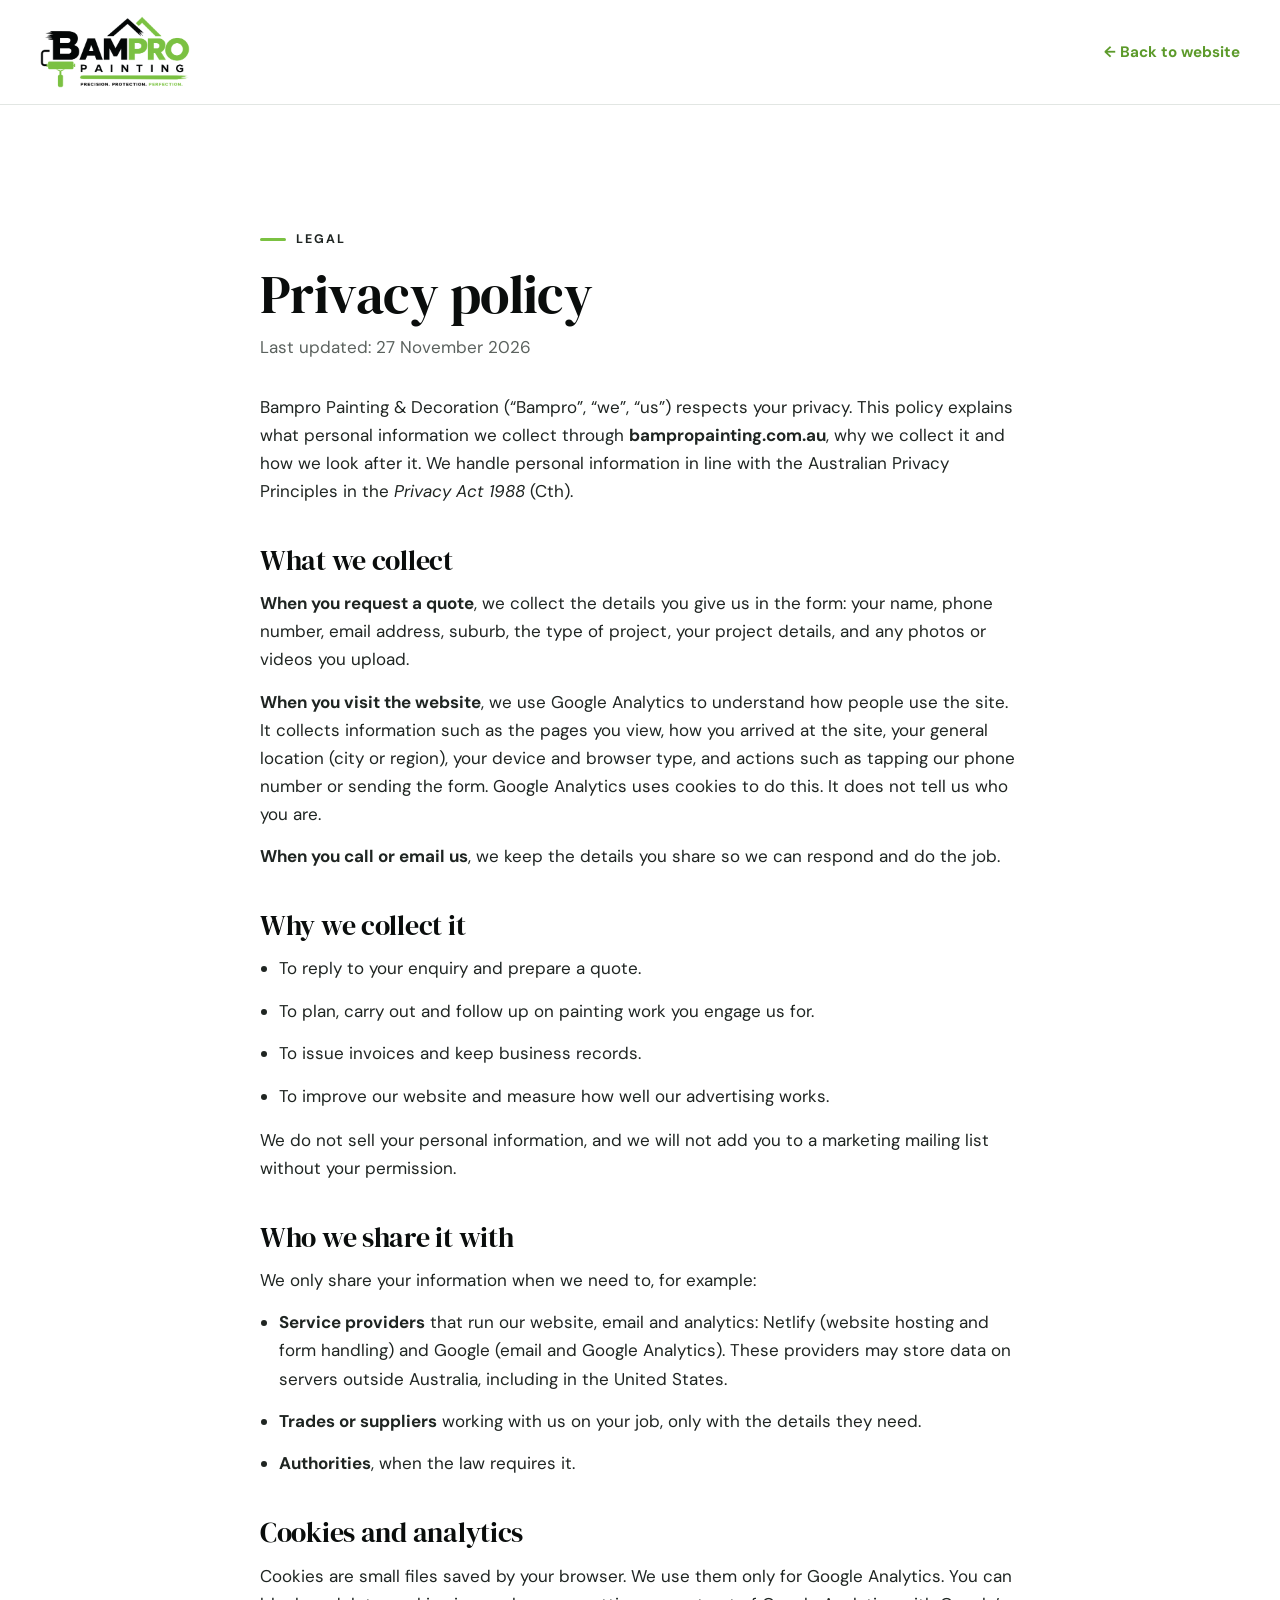
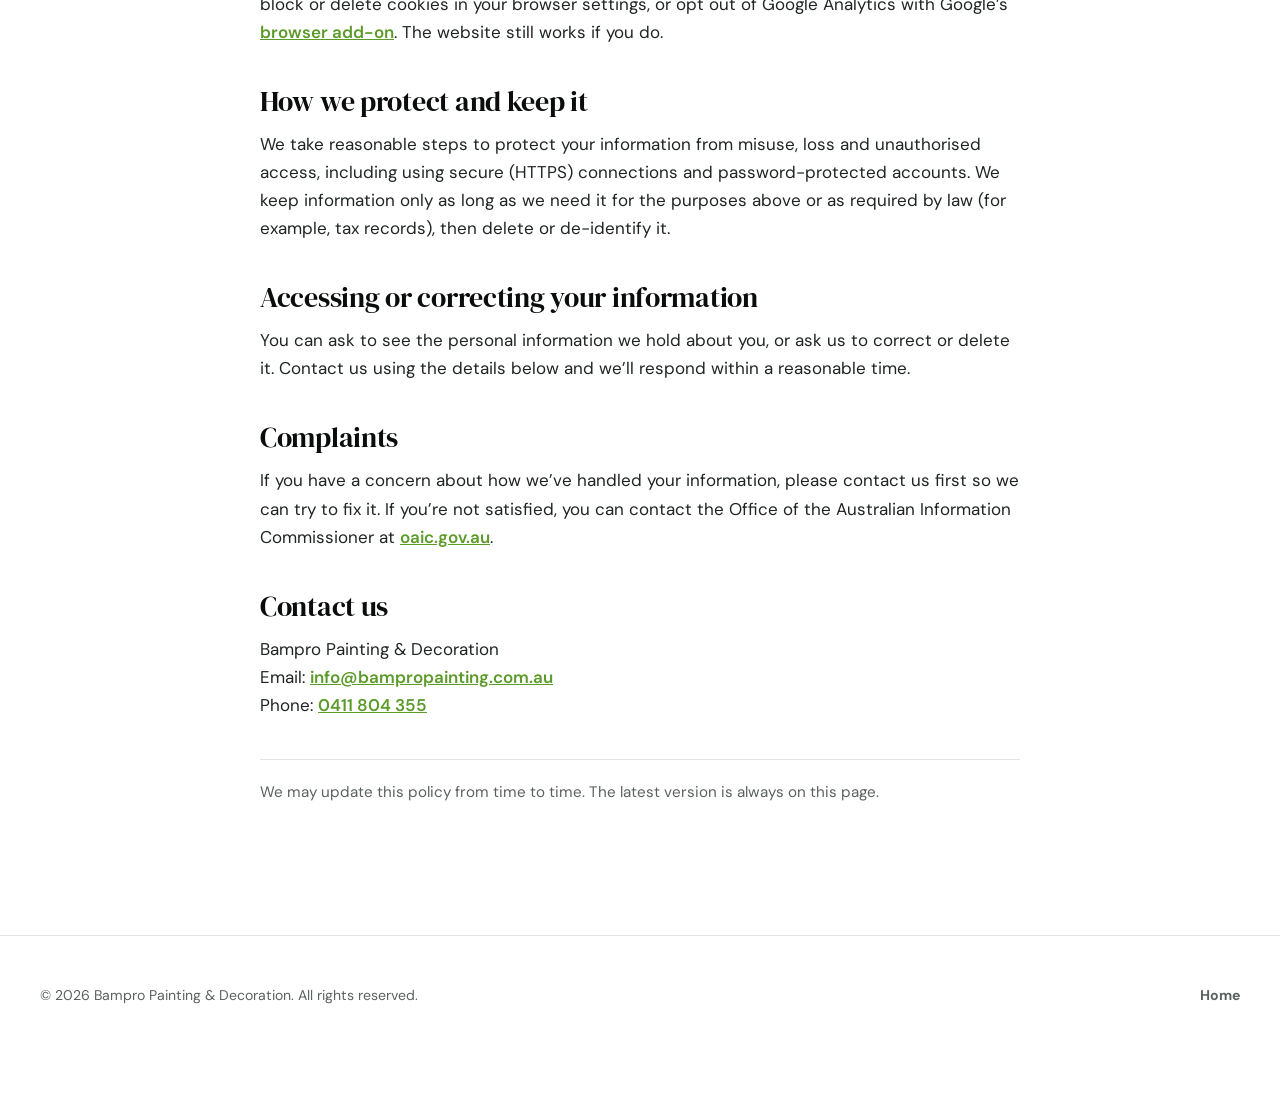
<file: privacy.html>
<!DOCTYPE html>
<html lang="en-AU">
<head>
  <meta charset="UTF-8">
  <meta name="viewport" content="width=device-width, initial-scale=1, viewport-fit=cover">
  <title>Privacy Policy | Bampro Painting &amp; Decoration</title>
  <meta name="description" content="How Bampro Painting &amp; Decoration collects, uses and protects your personal information.">
  <link rel="canonical" href="https://bampropainting.com.au/privacy.html">
  <link rel="icon" href="/favicon.svg" type="image/svg+xml">
  <link rel="apple-touch-icon" href="/apple-touch-icon.png">
  <link rel="preconnect" href="https://fonts.googleapis.com">
  <link rel="preconnect" href="https://fonts.gstatic.com" crossorigin>
  <link href="https://fonts.googleapis.com/css2?family=DM+Serif+Display:ital@0;1&family=DM+Sans:opsz,wght@9..40,400..800&display=swap" rel="stylesheet">
  <link rel="stylesheet" href="/styles.css">
</head>
<body>
  <header class="legal-top">
    <div class="wrap">
      <a href="/" aria-label="Bampro Painting home"><img src="/images/logo.png" alt="Bampro Painting" width="900" height="434"></a>
      <a href="/" class="legal-back">&larr; Back to website</a>
    </div>
  </header>

  <main class="section legal">
    <div class="wrap">
      <p class="eyebrow">Legal</p>
      <h1>Privacy policy</h1>
      <p class="legal-date">Last updated: 27 November 2026</p>

      <p>Bampro Painting &amp; Decoration (&ldquo;Bampro&rdquo;, &ldquo;we&rdquo;, &ldquo;us&rdquo;) respects your privacy. This policy explains what personal information we collect through <b>bampropainting.com.au</b>, why we collect it and how we look after it. We handle personal information in line with the Australian Privacy Principles in the <i>Privacy Act 1988</i> (Cth).</p>

      <h2>What we collect</h2>
      <p><b>When you request a quote</b>, we collect the details you give us in the form: your name, phone number, email address, suburb, the type of project, your project details, and any photos or videos you upload.</p>
      <p><b>When you visit the website</b>, we use Google Analytics to understand how people use the site. It collects information such as the pages you view, how you arrived at the site, your general location (city or region), your device and browser type, and actions such as tapping our phone number or sending the form. Google Analytics uses cookies to do this. It does not tell us who you are.</p>
      <p><b>When you call or email us</b>, we keep the details you share so we can respond and do the job.</p>

      <h2>Why we collect it</h2>
      <ul>
        <li>To reply to your enquiry and prepare a quote.</li>
        <li>To plan, carry out and follow up on painting work you engage us for.</li>
        <li>To issue invoices and keep business records.</li>
        <li>To improve our website and measure how well our advertising works.</li>
      </ul>
      <p>We do not sell your personal information, and we will not add you to a marketing mailing list without your permission.</p>

      <h2>Who we share it with</h2>
      <p>We only share your information when we need to, for example:</p>
      <ul>
        <li><b>Service providers</b> that run our website, email and analytics: Netlify (website hosting and form handling) and Google (email and Google Analytics). These providers may store data on servers outside Australia, including in the United States.</li>
        <li><b>Trades or suppliers</b> working with us on your job, only with the details they need.</li>
        <li><b>Authorities</b>, when the law requires it.</li>
      </ul>

      <h2>Cookies and analytics</h2>
      <p>Cookies are small files saved by your browser. We use them only for Google Analytics. You can block or delete cookies in your browser settings, or opt out of Google Analytics with Google&rsquo;s <a href="https://tools.google.com/dlpage/gaoptout" target="_blank" rel="noopener">browser add-on</a>. The website still works if you do.</p>

      <h2>How we protect and keep it</h2>
      <p>We take reasonable steps to protect your information from misuse, loss and unauthorised access, including using secure (HTTPS) connections and password-protected accounts. We keep information only as long as we need it for the purposes above or as required by law (for example, tax records), then delete or de-identify it.</p>

      <h2>Accessing or correcting your information</h2>
      <p>You can ask to see the personal information we hold about you, or ask us to correct or delete it. Contact us using the details below and we&rsquo;ll respond within a reasonable time.</p>

      <h2>Complaints</h2>
      <p>If you have a concern about how we&rsquo;ve handled your information, please contact us first so we can try to fix it. If you&rsquo;re not satisfied, you can contact the Office of the Australian Information Commissioner at <a href="https://www.oaic.gov.au" target="_blank" rel="noopener">oaic.gov.au</a>.</p>

      <h2>Contact us</h2>
      <p>Bampro Painting &amp; Decoration<br>
      Email: <a href="mailto:info@bampropainting.com.au">info@bampropainting.com.au</a><br>
      Phone: <a href="tel:0411804355">0411 804 355</a></p>

      <p class="legal-note">We may update this policy from time to time. The latest version is always on this page.</p>
    </div>
  </main>

  <footer class="site-footer">
    <div class="wrap footer-inner">
      <p class="small">&copy; 2026 Bampro Painting &amp; Decoration. All rights reserved.</p>
      <p class="small"><a href="/">Home</a></p>
    </div>
  </footer>
</body>
</html>
</file>
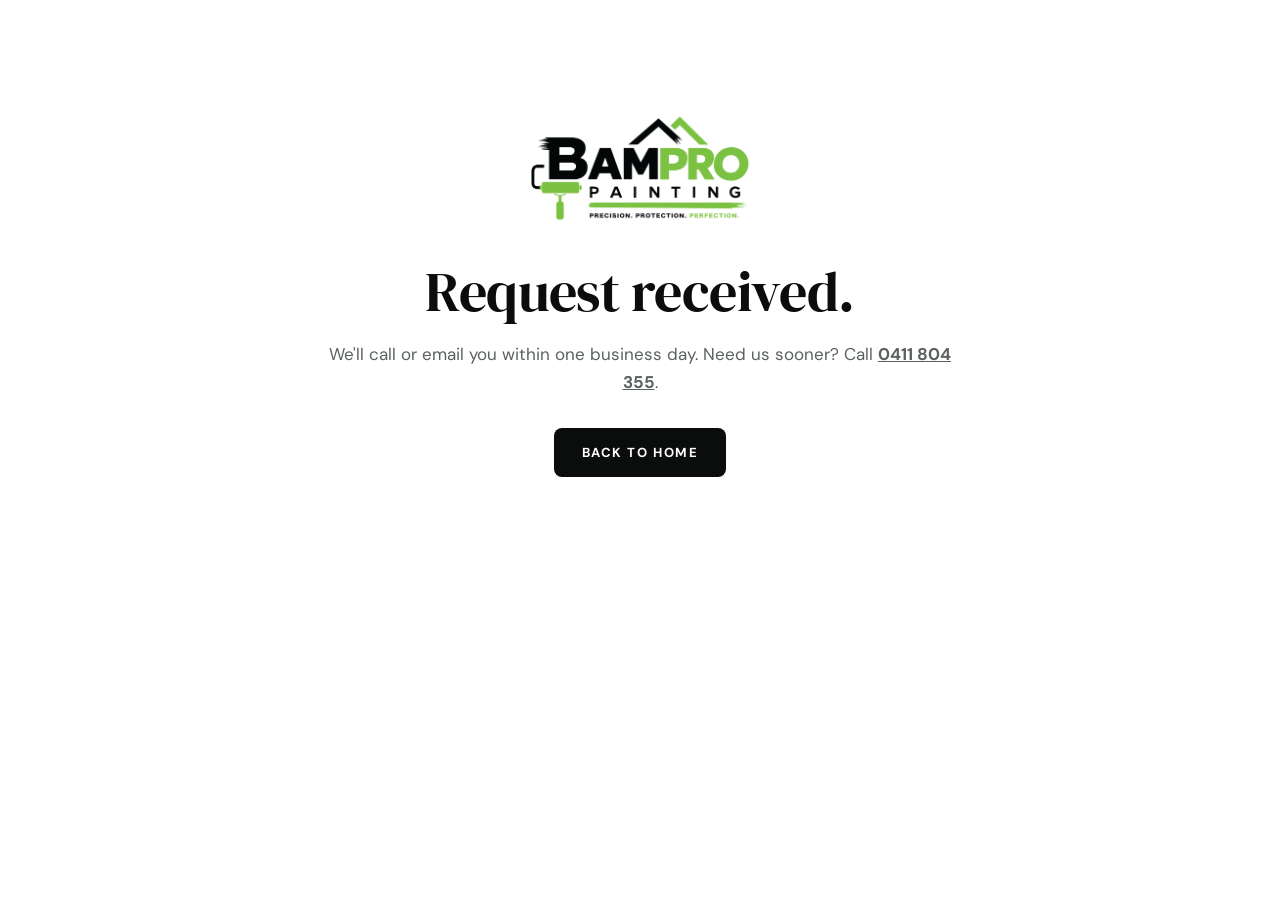
<file: thanks.html>
<!DOCTYPE html>
<html lang="en-AU">
<head>
  <meta charset="UTF-8">
  <meta name="viewport" content="width=device-width, initial-scale=1, viewport-fit=cover">
  <title>Thanks | Bampro Painting</title>
  <meta name="robots" content="noindex">
  <link rel="icon" href="favicon.svg" type="image/svg+xml">
  <link href="https://fonts.googleapis.com/css2?family=DM+Serif+Display:ital@0;1&family=DM+Sans:opsz,wght@9..40,400..800&display=swap" rel="stylesheet">
  <link rel="stylesheet" href="styles.css">
</head>
<body>
  <main class="section">
    <div class="wrap" style="max-width:640px;text-align:center">
      <img src="images/logo.png" alt="Bampro Painting" style="width:220px;margin:0 auto 2.5rem">
      <h1 style="font-size:clamp(2.2rem,6vw,3.5rem);margin-bottom:1rem">Request received.</h1>
      <p style="color:var(--muted);margin-bottom:2rem">We'll call or email you within one business day. Need us sooner? Call <a href="tel:0411804355"><strong>0411 804 355</strong></a>.</p>
      <a href="/" class="btn btn-dark">Back to home</a>
    </div>
  </main>
</body>
</html>
</file>
<file: styles.css>
/* ===== Bampro Painting ===== */
:root {
  --black: #0a0d0c;
  --green: #7BC142;          /* exact lime green from the logo */
  --green-dark: #5c9a2a;
  --green-tint: #eef7e4;
  --ink: #1f2522;
  --muted: #5b625e;
  --line: #e2e6e3;
  --paper: #ffffff;
  --mist: #f4f6f2;
  --wrap: 1200px;
  --radius: 8px;
  --font: "DM Sans", "Helvetica Neue", Arial, sans-serif;
  --serif: "DM Serif Display", Georgia, "Times New Roman", serif;
  color-scheme: light;
}

*, *::before, *::after { box-sizing: border-box; }
html { scroll-behavior: smooth; scroll-padding-top: 84px; }
body {
  margin: 0;
  font-family: var(--font);
  font-size: 1.0625rem;
  line-height: 1.65;
  color: var(--ink);
  background: var(--paper);
  -webkit-font-smoothing: antialiased;
}
img { max-width: 100%; height: auto; display: block; }
a { color: inherit; }
h1, h2, h3, h4 { margin: 0; color: var(--black); line-height: 1.12; }
h1, h2 { font-family: var(--serif); font-weight: 400; letter-spacing: -0.01em; }
h2 { font-size: clamp(2.1rem, 4.4vw, 3.3rem); }
h3, h4 { font-family: var(--font); font-weight: 700; letter-spacing: -0.005em; }
h3 { font-size: 1.25rem; }
p { margin: 0; }
:focus-visible { outline: 3px solid var(--green); outline-offset: 3px; }
.wrap { width: min(100% - 2.5rem, var(--wrap)); margin-inline: auto; }
.sr-only, .hidden { position: absolute; width: 1px; height: 1px; overflow: hidden; clip: rect(0 0 0 0); white-space: nowrap; }
.eyebrow {
  display: inline-flex; align-items: center; gap: .6rem;
  font-size: .78rem; font-weight: 700; letter-spacing: .16em; text-transform: uppercase;
  color: var(--green-dark); margin-bottom: 1rem;
}
.eyebrow::before { content: ""; width: 26px; height: 3px; border-radius: 2px; background: var(--green); }
.accent { color: var(--green-dark); font-style: italic; }

/* Buttons */
.btn {
  display: inline-flex; align-items: center; justify-content: center;
  padding: 1rem 1.6rem;
  font: 700 .82rem/1 var(--font);
  letter-spacing: .12em; text-transform: uppercase;
  text-decoration: none;
  border-radius: var(--radius);
  border: 2px solid transparent;
  cursor: pointer;
  transition: background .2s, color .2s, border-color .2s, transform .2s;
}
.btn:hover { transform: translateY(-1px); }
.btn-green { background: var(--green); color: var(--black); }
.btn-green:hover { background: var(--green-dark); color: #fff; }
.btn-dark { background: var(--black); color: #fff; }
.btn-dark:hover { background: #2a302d; }
.btn-outline { border-color: var(--black); color: var(--black); background: rgba(255,255,255,.5); }
.btn-outline:hover { background: var(--black); color: #fff; }
.btn-white { background: #fff; color: var(--black); }
.btn-white:hover { background: var(--mist); }
.btn-full { width: 100%; }

/* Header: logo + slogan left, menu and button right, shrinks on scroll */
.site-header {
  position: sticky; top: 0; z-index: 50;
  background: rgba(255,255,255,.97);
  backdrop-filter: blur(8px);
  border-bottom: 1px solid transparent;
  transition: border-color .3s, box-shadow .3s;
}
.site-header.scrolled { border-bottom-color: var(--line); box-shadow: 0 4px 18px rgba(0,0,0,.05); }
.header-inner {
  display: grid; grid-template-columns: auto 1fr auto; align-items: center; gap: 2.25rem;
  height: 118px; transition: height .35s ease;
}
.scrolled .header-inner { height: 78px; }
.brand { grid-column: 1; grid-row: 1; display: grid; justify-items: center; gap: .35rem; text-decoration: none; }
.brand img { width: 215px; transition: width .35s ease; }
.scrolled .brand img { width: 150px; }
.nav { grid-column: 2; grid-row: 1; display: flex; gap: 1.9rem; justify-self: end; }
.nav a {
  position: relative; text-decoration: none; font-weight: 600; font-size: .8rem;
  letter-spacing: .1em; text-transform: uppercase; white-space: nowrap; padding: .4rem 0;
}
.nav a::after {
  content: ""; position: absolute; left: 0; right: 100%; bottom: 0; height: 2px; background: var(--green);
  transition: right .25s ease;
}
.nav a:hover::after, .nav a.active::after { right: 0; }
.nav-mobile-only { display: none; }
.header-actions { grid-column: 3; grid-row: 1; display: flex; align-items: center; gap: 1rem; justify-self: end; }
.header-actions .btn { padding: .85rem 1.25rem; }
.phone-icon { display: none; width: 44px; height: 44px; border-radius: 50%; background: var(--green); place-items: center; }
.phone-icon svg { width: 20px; fill: var(--black); }
.menu-toggle { display: none; grid-column: 3; grid-row: 1; justify-self: end; margin-right: -10px; background: none; border: 0; width: 44px; height: 44px; cursor: pointer; padding: 10px; }
.menu-toggle span { display: block; height: 3px; background: var(--black); margin: 6px 0; border-radius: 2px; transition: transform .25s; }
.menu-toggle[aria-expanded="true"] span:first-child { transform: translateY(4.5px) rotate(45deg); }
.menu-toggle[aria-expanded="true"] span:last-child { transform: translateY(-4.5px) rotate(-45deg); }

/* Hero with see-through background photo */
.hero { position: relative; isolation: isolate; padding: clamp(4rem, 9vw, 7.5rem) 0; overflow: hidden; }
.hero-bg {
  position: absolute; inset: 0; z-index: -1;
  background:
    linear-gradient(100deg, rgba(10,13,12,.6) 0%, rgba(10,13,12,.35) 45%, rgba(10,13,12,.08) 100%),
    url("images/hero.jpg") center 40% / cover no-repeat;
}
.hero { color: #d7ddd9; }
.hero .hero-title { color: #fff; }
.hero .eyebrow { color: var(--green); }
.hero .hero-lead { color: #d0d6d2; }
.hero .btn-dark { background: var(--green); color: var(--black); }
.hero .btn-dark:hover { background: #fff; }
.hero .btn-outline { border-color: rgba(255,255,255,.85); color: #fff; background: transparent; }
.hero .btn-outline:hover { background: #fff; color: var(--black); }
.hero-grid { display: grid; grid-template-columns: 1.25fr .9fr; align-items: center; gap: clamp(2rem, 5vw, 4.5rem); }
.hero-title {
  font-size: clamp(3rem, 7vw, 5.8rem);
  line-height: 1.02;
  letter-spacing: -0.02em;
  margin-bottom: 0;
  max-width: 12ch;
}
.painted { position: relative; display: inline-block; padding: 0 .1em; margin-left: -.1em; }
.painted .word { position: relative; z-index: 1; font-style: italic; }
.painted .stroke {
  position: absolute; left: 0; right: 0; bottom: .04em; height: .34em;
  background: var(--green);
  clip-path: polygon(1% 18%, 99% 0, 100% 30%, 97% 52%, 100% 74%, 98% 100%, 2% 92%, 0 70%, 3% 48%, 0 30%);
  transform-origin: left center;
  animation: roll 1s cubic-bezier(.65,0,.25,1) .35s both;
}
@keyframes roll { from { transform: scaleX(0); } to { transform: scaleX(1); } }
.hero-lead { font-size: clamp(1.1rem, 1.5vw, 1.25rem); max-width: 38ch; color: var(--muted); margin-bottom: 2.25rem; }
.hero-ctas { display: flex; flex-wrap: wrap; gap: .85rem; }

.why-card {
  background: rgba(255,255,255,.94);
  backdrop-filter: blur(10px);
  border: 1px solid rgba(255,255,255,.9);
  border-top: 5px solid var(--green);
  border-radius: 14px;
  padding: clamp(1.6rem, 3vw, 2.3rem);
  box-shadow: 0 24px 60px rgba(10,13,12,.12);
  animation: rise .8s ease .2s both;
}
@keyframes rise { from { opacity: 0; transform: translateY(18px); } to { opacity: 1; transform: none; } }
.why-card h2 { font-size: clamp(1.7rem, 2.6vw, 2.1rem); margin-bottom: 1.25rem; }
.checks { list-style: none; margin: 0; padding: 0; display: grid; gap: .7rem; }
.checks li { position: relative; padding-left: 2rem; color: var(--muted); line-height: 1.45; }
.checks li::before {
  content: ""; position: absolute; left: 0; top: .1em; width: 1.3rem; height: 1.3rem; border-radius: 50%;
  background: var(--green-tint) url("data:image/svg+xml,%3Csvg xmlns='http://www.w3.org/2000/svg' viewBox='0 0 24 24' fill='none' stroke='%235c9a2a' stroke-width='3' stroke-linecap='round' stroke-linejoin='round'%3E%3Cpath d='M6 12.5l4 4 8-9'/%3E%3C/svg%3E") center / 70% no-repeat;
}
.why-card .checks b { display: block; color: var(--black); font-weight: 700; }
.trust { display: flex; flex-wrap: wrap; gap: .6rem; margin-top: 1.5rem; padding-top: 1.25rem; border-top: 1px solid var(--line); }
.trust-item {
  display: inline-flex; align-items: center; gap: .5rem;
  padding: .55rem .85rem; border-radius: 999px; background: var(--mist);
  font-weight: 700; font-size: .92rem; color: var(--black);
}
.trust-item svg { width: 20px; height: 20px; fill: none; stroke: var(--green-dark); stroke-width: 2; stroke-linecap: round; stroke-linejoin: round; }

/* Sales video */
.video-section { padding-bottom: clamp(1rem, 3vw, 2rem); }
.hero-video { margin-top: 0; }
.hero-video video, .hero-video iframe, .video-ph {
  display: block; width: 100%; aspect-ratio: 16 / 9; border: 0;
  border-radius: 14px; background: var(--black);
}
.video-ph {
  position: relative; cursor: default; overflow: hidden;
  display: grid; place-items: center; align-content: center; gap: 1.25rem;
  color: #fff; font-family: var(--serif); font-style: italic; font-size: clamp(1.4rem, 2.6vw, 2rem);
  background:
    linear-gradient(115deg, transparent 58%, rgba(123,193,66,.16) 58% 70%, transparent 70%),
    var(--black);
}
.play {
  width: clamp(70px, 9vw, 104px); aspect-ratio: 1; border-radius: 50%;
  background: var(--green); display: grid; place-items: center;
  box-shadow: 0 0 0 12px rgba(123,193,66,.18);
  animation: pulse 2.4s ease-in-out infinite;
}
@keyframes pulse { 50% { box-shadow: 0 0 0 20px rgba(123,193,66,.08); } }
.play svg { width: 42%; fill: var(--black); margin-left: 6%; }

/* Sections */
.section { padding: clamp(4.5rem, 9vw, 7.5rem) 0; }
.section-head { display: grid; grid-template-columns: 1fr 1fr; gap: 2rem; align-items: end; margin-bottom: 3rem; }
.section-head > p { color: var(--muted); max-width: 44ch; font-size: 1.1rem; }

/* About */
.about-top { display: grid; grid-template-columns: 1.3fr .7fr; gap: clamp(2rem, 5vw, 4.5rem); align-items: center; margin-bottom: clamp(3rem, 6vw, 4.5rem); }
.team-photo { position: relative; margin: 0; }
.team-photo img { width: 100%; aspect-ratio: 4 / 5; object-fit: cover; border-radius: 16px; box-shadow: 0 24px 60px rgba(10,13,12,.14); }
.team-photo::before { content: ""; position: absolute; inset: 18px -18px -18px 18px; border: 2px solid var(--green); border-radius: 16px; z-index: -1; }
.team-photo figcaption {
  position: absolute; left: 1rem; bottom: 1rem; display: inline-flex; align-items: center; gap: .5rem;
  background: #fff; padding: .5rem .85rem; border-radius: 999px; font-weight: 700; font-size: .88rem; box-shadow: 0 6px 18px rgba(0,0,0,.12);
}
.dot-live { width: 8px; height: 8px; border-radius: 50%; background: var(--green); box-shadow: 0 0 0 4px rgba(123,193,66,.25); }
.about-intro h2 { font-size: clamp(1.9rem, 3.6vw, 2.9rem); line-height: 1.2; }
.different { display: grid; grid-template-columns: .8fr 1.6fr; gap: clamp(2rem, 5vw, 4rem); align-items: start; }
.different-head { position: sticky; top: 110px; }
.h-sub { font-family: var(--serif); font-weight: 400; font-size: clamp(1.6rem, 2.6vw, 2.1rem); margin-bottom: 1rem; }
.different-head p { color: var(--muted); }
.values { list-style: none; margin: 0; padding: 0; display: grid; grid-template-columns: 1fr 1fr; gap: 1rem; }
.values li {
  background: var(--mist); border-radius: 12px; padding: 1.6rem;
  border: 1px solid transparent; transition: border-color .25s, transform .25s, background .25s;
}
.values li:hover { border-color: var(--green); background: #fff; transform: translateY(-3px); }
.values li:last-child { grid-column: 1 / -1; }
.values span { font-family: var(--serif); color: var(--green-dark); font-size: 1.3rem; }
.values h4 { font-size: 1.15rem; margin: .35rem 0 .45rem; }
.values p { color: var(--muted); font-size: 1rem; }

/* Promise */
.promise { background: var(--black); color: #cfd5d1; padding: clamp(4.5rem, 9vw, 7rem) 0; text-align: center; position: relative; overflow: hidden; }
.promise::before {
  content: ""; position: absolute; left: 50%; top: -60px; width: 520px; height: 520px; transform: translateX(-50%);
  background: radial-gradient(circle, rgba(123,193,66,.16), transparent 65%); pointer-events: none;
}
.promise-inner { position: relative; max-width: 860px; }
.promise .eyebrow { color: var(--green); }
.promise-lead { font-family: var(--serif); color: #fff; font-size: clamp(1.8rem, 3.6vw, 2.8rem); line-height: 1.2; margin-bottom: 1.25rem; }
.promise-body { font-size: 1.15rem; max-width: 50ch; margin: 0 auto 2.25rem; }
.signature { display: block; font-weight: 800; letter-spacing: .14em; text-transform: uppercase; font-size: .85rem; color: #fff; }
.signature span { display: block; margin-bottom: .4rem; font-family: var(--serif); text-transform: none; letter-spacing: 0; font-weight: 400; font-size: 1.5rem; }
.signature b { color: var(--green); }
.trust-dark { justify-content: center; border-top-color: rgba(255,255,255,.12); margin-top: 2rem; }
.trust-dark .trust-item { background: rgba(255,255,255,.08); color: #fff; }
.trust-dark .trust-item svg { stroke: var(--green); }

/* Pill tabs (services + before/after) */
.pill-tabs { display: flex; flex-wrap: wrap; gap: .5rem; margin-bottom: 1.75rem; }
.pill-tabs button {
  font: 700 .8rem var(--font); letter-spacing: .08em; text-transform: uppercase;
  padding: .8rem 1.25rem; cursor: pointer;
  border: 1.5px solid var(--line); background: #fff; color: var(--black);
  border-radius: 999px; transition: background .2s, color .2s, border-color .2s;
}
.pill-tabs button:hover { border-color: var(--black); }
.pill-tabs button[aria-selected="true"] { background: var(--black); color: #fff; border-color: var(--black); }

/* Services cards */
.svc-panel { display: grid; grid-template-columns: repeat(3, 1fr); gap: 1.25rem; }
.svc-card {
  position: relative; background: #fff; border: 1px solid var(--line); border-radius: 14px;
  padding: 2rem 1.75rem; overflow: hidden;
  transition: transform .3s ease, box-shadow .3s ease, border-color .3s;
  animation: cardIn .5s ease both;
}
.svc-card:nth-child(2) { animation-delay: .08s; }
.svc-card:nth-child(3) { animation-delay: .16s; }
@keyframes cardIn { from { opacity: 0; transform: translateY(16px); } to { opacity: 1; transform: none; } }
.svc-card::before {
  content: ""; position: absolute; left: 0; top: 0; height: 4px; width: 0; background: var(--green);
  transition: width .4s ease;
}
.svc-card:hover { transform: translateY(-6px); box-shadow: 0 22px 50px rgba(10,13,12,.1); border-color: transparent; }
.svc-card:hover::before { width: 100%; }
.svc-icon {
  display: grid; place-items: center; width: 52px; height: 52px; border-radius: 12px;
  background: var(--green-tint); margin-bottom: 1.25rem; transition: background .3s;
}
.svc-card:hover .svc-icon { background: var(--green); }
.svc-icon svg { width: 26px; height: 26px; fill: none; stroke: var(--black); stroke-width: 1.7; stroke-linecap: round; stroke-linejoin: round; }
.svc-card h3 { margin-bottom: .6rem; }
.svc-card > p { color: var(--muted); font-size: 1rem; margin-bottom: 1.4rem; }
.svc-card .checks li { font-size: .97rem; }

/* Before & after */
.work { background: var(--mist); }
.ba {
  position: relative; aspect-ratio: 16 / 10; border-radius: 14px; overflow: hidden;
  background: #dfe5df; user-select: none; touch-action: pan-y;
}
.ba img { position: absolute; inset: 0; width: 100%; height: 100%; object-fit: cover; pointer-events: none; }
.ba-before { clip-path: inset(0 calc(100% - var(--pos)) 0 0); }
.ba-feature:not([hidden]) { display: grid; grid-template-columns: minmax(0, 520px) 1fr; gap: clamp(2rem, 5vw, 4rem); align-items: center; }
.ba.ba-tall { aspect-ratio: 3 / 4; }
.ba-story h3 { font-family: var(--serif); font-weight: 400; font-size: clamp(1.8rem, 3vw, 2.4rem); margin-bottom: .75rem; }
.ba-story > p:not(.eyebrow) { color: var(--muted); margin-bottom: 1.4rem; max-width: 40ch; }
.ba-handle {
  position: absolute; top: 0; bottom: 0; left: var(--pos); width: 4px; margin-left: -2px;
  background: var(--green); pointer-events: none;
}
.roller {
  position: absolute; top: 50%; left: 50%; width: 66px;
  transform: translate(-50%, -38%);
  filter: drop-shadow(0 4px 10px rgba(0,0,0,.35));
}
.ba-tag {
  position: absolute; top: 1rem; padding: .35rem .75rem; border-radius: 4px;
  font-weight: 800; font-size: .78rem; letter-spacing: .1em; text-transform: uppercase; pointer-events: none;
}
.ba-tag-before { left: 1rem; background: rgba(10,13,12,.8); color: #fff; }
.ba-tag-after { right: 1rem; background: var(--green); color: var(--black); }
.ba-range {
  position: absolute; inset: 0; width: 100%; height: 100%; margin: 0;
  opacity: 0; cursor: ew-resize; -webkit-appearance: none; appearance: none;
}
.ba-range::-webkit-slider-thumb { -webkit-appearance: none; width: 64px; height: 200px; }
.ba:has(.ba-range:focus-visible) { outline: 3px solid var(--green); outline-offset: 4px; }

/* How we work */
.process { background: var(--black); color: #b9c0bb; }
.process h2 { color: #fff; }
.process .eyebrow { color: var(--green); }
.process .section-head > p { color: #b9c0bb; }
.steps { list-style: none; margin: 0; padding: 0; display: grid; grid-template-columns: repeat(3, 1fr); gap: 1rem; }
.steps li {
  background: #141a17; border: 1px solid #222a26; border-radius: 14px; padding: 1.75rem;
  transition: border-color .3s, transform .3s;
}
.steps li:hover { border-color: var(--green); transform: translateY(-4px); }
.step-num { display: block; font-family: var(--serif); font-size: 2rem; color: var(--green); line-height: 1; margin-bottom: 1.1rem; }
.steps h3 { color: #fff; font-size: 1.12rem; margin-bottom: .5rem; }
.steps p { font-size: .98rem; }

/* Where we work */
.areas-grid { display: grid; grid-template-columns: 1.15fr .85fr; gap: clamp(2rem, 5vw, 4rem); align-items: start; }
.areas-lead { color: var(--muted); font-size: 1.1rem; margin: 1rem 0 1.75rem; max-width: 46ch; }
.areas-lead a { color: var(--green-dark); font-weight: 700; }
.suburbs { border: 1px solid var(--line); border-radius: 14px; padding: 1.5rem; display: grid; grid-template-columns: repeat(2, 1fr); gap: 1.5rem 2rem; }
.suburbs-hint { grid-column: 1 / -1; font-size: .78rem; font-weight: 700; letter-spacing: .12em; text-transform: uppercase; color: var(--muted); }
.region h3 { display: flex; align-items: center; gap: .5rem; font-size: .8rem; letter-spacing: .1em; text-transform: uppercase; margin-bottom: .6rem; }
.region h3 small { color: var(--muted); font-weight: 600; }
.swatch { width: 10px; height: 10px; border-radius: 50%; background: var(--c); flex: none; }
.region ul { list-style: none; margin: 0; padding: 0; columns: 2; column-gap: 1rem; }
.region li { break-inside: avoid; }
.region button {
  display: flex; align-items: center; gap: .45rem; width: 100%; text-align: left;
  background: none; border: 0; padding: .22rem 0; cursor: pointer;
  font: 400 .93rem var(--font); color: var(--ink); border-radius: 4px;
}
.region button::before { content: ""; width: 6px; height: 6px; border-radius: 50%; background: var(--c); flex: none; }
.region button:hover, .region button.on { color: var(--black); font-weight: 700; }
.r-north { --c: #3d6a1a; }
.r-central { --c: #7BC142; }
.r-south { --c: #0a0d0c; }
.r-nsw { --c: #9aa29d; }
.map-wrap { display: grid; gap: 1.25rem; }
.van-photo { margin: 0; position: relative; }
.van-photo img { width: 100%; aspect-ratio: 4 / 3; object-fit: cover; border-radius: 14px; }
.van-photo figcaption {
  position: absolute; left: 1rem; bottom: 1rem; right: 1rem; color: #fff; font-family: var(--serif); font-size: 1.35rem; line-height: 1.2;
  text-shadow: 0 2px 12px rgba(0,0,0,.45);
}
.van-photo::after { content: ""; position: absolute; inset: 0; border-radius: 14px; background: linear-gradient(180deg, transparent 55%, rgba(0,0,0,.45)); pointer-events: none; }
.area-map { width: 100%; height: auto; border-radius: 14px; display: block; box-shadow: 0 18px 45px rgba(10,13,12,.08); }
.sea-bg { fill: #e4ece6; }
.land { fill: #fbfcfa; stroke: #cdd6cf; stroke-width: 1.2; }
.border-line { stroke: #b9c2bc; stroke-width: 1; stroke-dasharray: 4 4; }
.state { font: 700 9px var(--font); letter-spacing: .12em; fill: #9aa29d; }
.maplabel { font: 700 10px var(--font); letter-spacing: .2em; fill: #8b938e; }
.sea { font: italic 13px var(--serif); fill: #9fb0a5; }
.dot { fill: var(--c); stroke: #fff; stroke-width: 1.5; cursor: pointer; transition: r .2s; }
.dot:hover, .dot.on { r: 8; stroke-width: 2.5; }

/* CTA band */
.cta-band { background: var(--green); padding: 3.5rem 0; }
.cta-inner { display: flex; align-items: center; justify-content: space-between; gap: 2rem; flex-wrap: wrap; }
.cta-band h2 { font-size: clamp(1.8rem, 3.6vw, 2.6rem); }

/* Contact */
.contact-grid { display: grid; grid-template-columns: 1fr 1.15fr; gap: clamp(2rem, 6vw, 5rem); align-items: start; }
.contact-info h2 { font-size: clamp(2rem, 4vw, 3rem); }
.contact-info > p { color: var(--muted); margin: 1rem 0 2rem; max-width: 38ch; }
.contact-info dl { margin: 0; display: grid; gap: .25rem 0; }
.contact-info dt { font-size: .78rem; font-weight: 700; letter-spacing: .12em; text-transform: uppercase; color: var(--muted); margin-top: 1.1rem; }
.contact-info dd { margin: 0; font-weight: 700; font-size: 1.15rem; }
.contact-info dd a { text-decoration: none; }
.contact-info dd a:hover { color: var(--green-dark); }
.quote-form { display: grid; gap: 1.1rem; background: var(--mist); padding: clamp(1.5rem, 4vw, 2.5rem); border-radius: 14px; border-top: 5px solid var(--green); }
.field-row { display: grid; grid-template-columns: 1fr 1fr; gap: 1.1rem; }
.quote-form label { display: grid; gap: .4rem; font-weight: 700; font-size: .9rem; }
.quote-form input, .quote-form select, .quote-form textarea {
  font: 400 1rem var(--font);
  padding: .85rem .95rem;
  border: 1.5px solid #cdd3ce;
  border-radius: var(--radius);
  background: #fff; color: var(--ink);
  width: 100%;
}
.quote-form input:focus, .quote-form select:focus, .quote-form textarea:focus { border-color: var(--green-dark); outline: none; box-shadow: 0 0 0 3px rgba(123,193,66,.3); }

/* Footer */
.site-footer { border-top: 1px solid var(--line); padding: 3rem 0 6rem; }
.footer-inner { display: flex; justify-content: space-between; align-items: center; gap: 2rem; flex-wrap: wrap; }
.footer-logo { width: 230px; }
.site-footer p { margin-bottom: .5rem; }
.site-footer a { text-decoration: none; font-weight: 700; }
.small { font-size: .88rem; color: var(--muted); }

/* Mobile sticky call */
.mobile-call {
  display: none;
  position: fixed; left: 1rem; right: 1rem; bottom: calc(1rem + env(safe-area-inset-bottom, 0px)); z-index: 60;
  background: var(--green); color: var(--black);
  text-align: center; font-weight: 800; text-decoration: none; letter-spacing: .06em;
  padding: 1rem; border-radius: var(--radius);
  box-shadow: 0 6px 20px rgba(0,0,0,.18);
}

/* Reveal on scroll */
.reveal { opacity: 0; transform: translateY(24px); transition: opacity .7s ease, transform .7s ease; }
.reveal.in { opacity: 1; transform: none; }

/* Responsive */
@media (max-width: 1140px) {
  .header-inner { height: 92px; gap: .75rem; }
  .scrolled .header-inner { height: 70px; }
  .brand img { width: 175px; }
  .scrolled .brand img { width: 130px; }
  .header-actions { grid-column: 2; justify-self: end; }
  .header-actions .btn { display: none; }
  .phone-icon { display: grid; }
  .menu-toggle { display: block; }
  .nav-mobile-only { display: block; }
  .nav {
    position: fixed; inset: 100% 0 auto 0; width: 100%; justify-self: stretch;
    flex-direction: column; gap: 0;
    background: #fff; border-bottom: 1px solid var(--line);
    padding: .5rem 1.25rem 1.25rem;
    visibility: hidden; opacity: 0; transform: translateY(-10px);
    transition: opacity .25s, transform .25s, visibility .25s;
  }
  .nav.open { visibility: visible; opacity: 1; transform: none; }
  .nav a { padding: 1rem 0; border-bottom: 1px solid var(--line); font-size: .9rem; }
  .nav a::after { display: none; }
  .svc-panel, .steps { grid-template-columns: repeat(2, 1fr); }
  .svc-card:nth-child(3):last-child { grid-column: 1 / -1; }
}
@media (max-width: 900px) {
  .hero-grid, .different, .areas-grid, .about-top { grid-template-columns: 1fr; }
  .team-photo { max-width: 420px; }
  .ba-feature:not([hidden]) { grid-template-columns: 1fr; }
  .ba.ba-tall { max-width: 520px; }
  .different-head, .map-wrap { position: static; }
  .map-wrap { max-width: 460px; }
}
@media (max-width: 760px) {
  .brand img { width: 150px; }
  .section-head, .contact-grid { grid-template-columns: 1fr; }
  .section-head { gap: 1rem; }
  .hero-bg { background:
    linear-gradient(180deg, rgba(10,13,12,.6), rgba(10,13,12,.45)),
    url("images/hero.jpg") 40% center / cover no-repeat; }
  .ba.ba-tall { aspect-ratio: 3 / 4; }
  .team-photo::before { inset: 12px -10px -12px 12px; }
  .values, .svc-panel, .steps { grid-template-columns: 1fr; }
  .svc-card:nth-child(3):last-child { grid-column: auto; }
  .suburbs { grid-template-columns: 1fr; padding: 1.25rem; }
  .ba { aspect-ratio: 4 / 5; }
  .roller { width: 50px; }
  .field-row { grid-template-columns: 1fr; }
  .pill-tabs { flex-wrap: nowrap; overflow-x: auto; margin-inline: -1.25rem; padding: 0 1.25rem .25rem; scrollbar-width: none; }
  .pill-tabs button { flex: none; }
  .mobile-call { display: block; }
}
@media (prefers-reduced-motion: reduce) {
  *, *::before, *::after { animation: none !important; transition: none !important; }
  .reveal { opacity: 1; transform: none; }
  html { scroll-behavior: auto; }
}

/* Services dropdown: the four categories */
.nav { align-items: center; }
.nav-drop { position: relative; }
.nav-drop-btn {
  display: inline-flex; align-items: center; gap: .4rem; background: none; border: 0; cursor: pointer; color: inherit;
  font: 600 .8rem var(--font); letter-spacing: .1em; text-transform: uppercase; padding: .4rem 0;
}
.nav-drop-btn svg { width: 11px; height: 11px; fill: none; stroke: currentColor; stroke-width: 1.8; transition: transform .25s; }
.nav-drop-btn[aria-expanded="true"] svg { transform: rotate(180deg); }
.drop-menu {
  position: absolute; top: calc(100% + 16px); left: -1rem; z-index: 70; min-width: 270px;
  display: grid; padding: .5rem;
  background: #fff; border: 1px solid var(--line); border-top: 4px solid var(--green);
  border-radius: 12px; box-shadow: 0 20px 50px rgba(10,13,12,.14);
  opacity: 0; visibility: hidden; transform: translateY(8px); transition: opacity .2s, transform .2s, visibility .2s;
}
.drop-menu::before { content: ""; position: absolute; left: 0; right: 0; top: -20px; height: 20px; }
.nav-drop.open .drop-menu { opacity: 1; visibility: visible; transform: none; }
@media (hover: hover) and (min-width: 1141px) {
  .nav-drop:not(.closing):hover .drop-menu { opacity: 1; visibility: visible; transform: none; }
  .nav-drop:not(.closing):hover .nav-drop-btn svg { transform: rotate(180deg); }
}
.nav .drop-menu a {
  display: block; padding: .8rem 1rem; border-radius: 8px;
  text-transform: none; letter-spacing: 0; font-size: 1rem; font-weight: 500; color: var(--ink);
  transition: background .15s, color .15s;
}
.nav .drop-menu a::after { display: none; }
.nav .drop-menu a:hover, .nav .drop-menu a:focus-visible { background: var(--green-tint); color: var(--black); }

.svc-card.flash { border-color: var(--green); box-shadow: 0 0 0 4px rgba(123,193,66,.3); }

@media (max-width: 1140px) {
  .nav-drop { border-bottom: 1px solid var(--line); }
  .nav-drop-btn { width: 100%; justify-content: space-between; padding: 1rem 0; font-size: .9rem; }
  .drop-menu {
    position: static; min-width: 0; transform: none; box-shadow: none; border: 0; border-radius: 0;
    padding: 0 0 .75rem; display: none; opacity: 1; visibility: visible;
  }
  .drop-menu::before { display: none; }
  .nav-drop.open .drop-menu { display: grid; transform: none; }
  .nav .drop-menu a { border: 0; padding: .7rem 1rem; font-size: 1rem; }
  .nav { align-items: stretch; max-height: calc(100vh - 90px); overflow-y: auto; }
  body.menu-open .mobile-call { display: none; }
}

[hidden], .svc-panel[hidden], .ba-panel[hidden] { display: none !important; }

/* Single service view (from the dropdown) */
.solo-bar { display: none; }
.svc-panel.solo .solo-bar {
  display: flex; grid-column: 1 / -1; align-items: center; justify-content: space-between; gap: 1rem; flex-wrap: wrap;
  font-size: .95rem; color: var(--muted);
}
.solo-bar b { color: var(--black); }
.solo-bar button {
  background: none; border: 0; cursor: pointer; padding: .5rem 0; min-height: 44px;
  font: 700 .8rem var(--font); letter-spacing: .08em; text-transform: uppercase; color: var(--green-dark);
  text-decoration: underline; text-underline-offset: 4px;
}
.svc-panel.solo .svc-card:not(.is-solo) { display: none; }
.svc-panel.solo .svc-card.is-solo {
  grid-column: 1 / -1; display: grid; column-gap: clamp(1.5rem, 4vw, 3.5rem);
  grid-template-columns: auto minmax(0, 1fr) minmax(0, 1fr);
  grid-template-areas: "icon title list" "icon desc list";
  align-items: start; padding: clamp(1.75rem, 4vw, 2.75rem);
  border-color: var(--green); animation: cardIn .45s ease both;
}
.svc-panel.solo .is-solo .svc-icon { grid-area: icon; width: 64px; height: 64px; background: var(--green); margin: 0; }
.svc-panel.solo .is-solo .svc-icon svg { width: 32px; height: 32px; }
.svc-panel.solo .is-solo h3 { grid-area: title; font-family: var(--serif); font-weight: 400; font-size: clamp(1.8rem, 3vw, 2.4rem); }
.svc-panel.solo .is-solo > p { grid-area: desc; font-size: 1.08rem; margin: 0; }
.svc-panel.solo .is-solo .checks { grid-area: list; align-self: center; }
.svc-panel.solo .is-solo::before { width: 100%; }
@media (max-width: 760px) {
  .svc-panel.solo .svc-card.is-solo {
    grid-template-columns: 1fr; grid-template-areas: "icon" "title" "desc" "list"; row-gap: 1rem;
  }
}

/* About copy */
.about-body { display: grid; gap: 1rem; margin-top: 1.75rem; color: var(--muted); font-size: 1.08rem; max-width: 62ch; }
.about-close {
  margin-top: 1.75rem; padding-left: 1.1rem; border-left: 4px solid var(--green);
  font-family: var(--serif); font-size: clamp(1.3rem, 2.2vw, 1.6rem); line-height: 1.3; color: var(--black); max-width: 34ch;
}
.about-top { align-items: start; }

/* Photo / video upload */
.upload { display: grid; gap: .6rem; }
.upload-label { font-weight: 700; font-size: .9rem; }
.upload-label small { font-weight: 400; color: var(--muted); }
.quote-form .dropzone {
  display: flex; align-items: center; gap: 1rem; cursor: pointer;
  padding: 1.1rem 1.2rem; border: 2px dashed #c3ccc5; border-radius: var(--radius); background: #fff;
  font-size: .95rem; color: var(--muted); line-height: 1.4; transition: border-color .2s, background .2s;
}
.dropzone b { color: var(--black); }
.dropzone svg { width: 34px; height: 34px; flex: none; padding: 6px; border-radius: 50%; background: var(--green-tint); fill: none; stroke: var(--green-dark); stroke-width: 2; stroke-linecap: round; stroke-linejoin: round; }
.dropzone:hover, .dropzone.over { border-color: var(--green); background: var(--green-tint); }
#upload-pick:focus-visible + .thumbs, .upload:focus-within .dropzone { border-color: var(--green-dark); }
.thumbs { list-style: none; margin: 0; padding: 0; display: grid; grid-template-columns: repeat(auto-fill, minmax(84px, 1fr)); gap: .5rem; }
.thumbs:empty { display: none; }
.thumbs li { position: relative; aspect-ratio: 1; border-radius: 8px; overflow: hidden; background: #dfe5df; }
.thumbs img, .thumbs video { width: 100%; height: 100%; object-fit: cover; display: block; }
.thumbs .size { position: absolute; left: 4px; bottom: 4px; background: rgba(10,13,12,.75); color: #fff; font-size: .7rem; padding: 1px 5px; border-radius: 4px; }
.thumbs .vid { position: absolute; left: 4px; top: 4px; background: var(--green); color: var(--black); font-size: .65rem; font-weight: 800; padding: 1px 5px; border-radius: 4px; }
.thumbs button {
  position: absolute; top: 3px; right: 3px; width: 28px; height: 28px; border-radius: 50%; border: 0; cursor: pointer;
  background: rgba(255,255,255,.95); color: var(--black); font-size: 1rem; line-height: 1; display: grid; place-items: center;
}
.upload-meter { height: 6px; border-radius: 3px; background: #dfe5df; overflow: hidden; }
.upload-meter span { display: block; height: 100%; width: 0; background: var(--green); transition: width .3s; }
.upload-meter.full span { background: #d0442c; }
.upload-note { font-size: .85rem; color: var(--muted); }
.upload-note.warn { color: #b3361f; font-weight: 600; }
.form-msg { font-size: .95rem; font-weight: 600; color: #b3361f; }
.quote-form button[type="submit"][disabled] { opacity: .7; cursor: progress; }

/* Suburb picker: replaces the long list on phones */
.area-pick { display: none; }
@media (max-width: 900px) {
  .suburbs { display: none; }
  .area-pick { display: grid; gap: .5rem; margin-bottom: 1.25rem; font-weight: 700; font-size: .95rem; }
  .area-pick small { font-weight: 400; color: var(--muted); }
  .area-pick select {
    font: 500 1rem var(--font); color: var(--ink); width: 100%; min-height: 52px;
    padding: .85rem 2.75rem .85rem 1rem; border: 1.5px solid #cdd3ce; border-radius: var(--radius); background: #fff;
    appearance: none; -webkit-appearance: none;
    background-image: url("data:image/svg+xml,%3Csvg xmlns='http://www.w3.org/2000/svg' viewBox='0 0 12 12' fill='none' stroke='%230a0d0c' stroke-width='1.8'%3E%3Cpath d='M2.5 4.5L6 8l3.5-3.5'/%3E%3C/svg%3E");
    background-repeat: no-repeat; background-position: right 1rem center; background-size: 14px;
  }
  .area-pick select:focus { outline: none; border-color: var(--green-dark); box-shadow: 0 0 0 3px rgba(123,193,66,.3); }
  .areas-lead { margin-bottom: 1.25rem; }
  .map-wrap { max-width: none; }
  .area-map { order: -1; }
  .map-found { display: block; font-weight: 700; margin-top: -.5rem; }
}
.map-found { display: none; }
.area-found { font-weight: 600; color: var(--green-dark); font-size: .95rem; }
.area-found:empty { display: none; }

/* Phone version: only hero + why choose, our promise and the quote form */
.nav-phone-only { display: none; }
@media (max-width: 760px) {
  .nav .nav-phone-only { display: block; }
  .promise { padding: 3.5rem 0; }
}
.upload { position: relative; }
.sr-only { left: 0; top: 0; }
body { overflow-x: clip; }

/* Phone: each menu item opens its own view; Home = hero, promise and quote form */
@media (max-width: 760px) {
  main > section { display: none; }
  body[data-view="home"] .hero,
  body[data-view="home"] #promise,
  body[data-view="home"] #contact,
  body[data-view="about"] #about,
  body[data-view="services"] #services,
  body[data-view="services"] #process,
  body[data-view="work"] #work,
  body[data-view="areas"] #areas,
  body:not([data-view="home"]) .cta-band { display: block; }
  main > section.view-in { animation: viewIn .35s ease both; }
  @keyframes viewIn { from { opacity: 0; transform: translateY(8px); } to { opacity: 1; transform: none; } }
}

/* Before & after: project panels */
.ba-tall .ba { aspect-ratio: 3 / 4; }
.ba-wide:not([hidden]) { grid-template-columns: 1fr; gap: 1.75rem; }
.ba-wide .ba { aspect-ratio: 16 / 9; }
.ba-wide .ba-story { display: grid; grid-template-columns: minmax(0, 1.2fr) minmax(0, 1fr); column-gap: 3rem; align-items: start; }
.ba-wide .ba-story > .eyebrow, .ba-wide .ba-story > h3, .ba-wide .ba-story > p:not(.eyebrow) { grid-column: 1; }
.ba-wide .ba-story .checks { grid-column: 2; grid-row: 1 / span 3; align-self: center; }
.ba-more { margin-top: 2rem; color: var(--muted); font-size: .98rem; }
.ba-more a { color: var(--green-dark); font-weight: 700; }
@media (max-width: 900px) {
  .ba-tall .ba { max-width: 520px; }
  .ba-wide .ba-story { grid-template-columns: 1fr; }
  .ba-wide .ba-story .checks { grid-column: 1; grid-row: auto; }
}
@media (max-width: 760px) {
  .ba-wide .ba { aspect-ratio: 4 / 3; }
  .ba-tall .ba { aspect-ratio: 3 / 4; }
}

/* Interactive map */
.map-box { position: relative; border-radius: 14px; overflow: hidden; box-shadow: 0 18px 45px rgba(10,13,12,.08); }
.map-box .area-map { box-shadow: none; border-radius: 0; }
.area-map .lbl {
  font: 600 4.3px var(--font); fill: var(--black); paint-order: stroke; stroke: #fbfcfa; stroke-width: 1.4px; stroke-linejoin: round;
  opacity: 0; transition: opacity .4s; pointer-events: none;
}
.area-map.zoomed .lbl { opacity: .8; transition-delay: .5s; }
.area-map .lbl.on { opacity: 0 !important; }
.area-map.zoomed .dot { r: 2.6; stroke-width: .7; }
.area-map.zoomed .dot.on { r: 1.6; }
.area-map .dot { transition: r .5s; }
.area-map .dot { transform-box: fill-box; transform-origin: center; }
.area-map:not(.dots-in) .dot { transform: scale(0); }
.area-map.dots-in .dot { animation: dotIn .45s cubic-bezier(.34,1.56,.64,1) both; animation-delay: var(--d); }
@keyframes dotIn { from { transform: scale(0); } to { transform: scale(1); } }
.area-map.zoomed .maplabel, .area-map.zoomed .sea, .area-map.zoomed .state { opacity: .35; }
.pin { pointer-events: none; }
.pin .pin-in { opacity: 0; }
.pin.drop .pin-in { animation: pinDrop .6s cubic-bezier(.34,1.56,.64,1) .65s both; }
.pin path { fill: var(--green); stroke: var(--black); stroke-width: .5; }
.pin circle { fill: #fff; }
.pin-shadow { fill: rgba(10,13,12,.25); }
@keyframes pinDrop { from { opacity: 0; transform: translateY(-14px); } to { opacity: 1; transform: none; } }
.map-hint {
  position: absolute; left: 50%; bottom: 1rem; transform: translateX(-50%);
  background: rgba(255,255,255,.95); padding: .45rem .9rem; border-radius: 999px; white-space: nowrap;
  font-size: .85rem; font-weight: 600; color: var(--muted); box-shadow: 0 4px 14px rgba(0,0,0,.08); pointer-events: none;
}
.map-card {
  position: absolute; left: .75rem; right: .75rem; bottom: .75rem;
  display: flex; align-items: center; gap: .75rem;
  background: #fff; border-radius: 12px; padding: .75rem .75rem .75rem 1rem; box-shadow: 0 10px 30px rgba(10,13,12,.18);
  border-left: 4px solid var(--green); animation: cardUp .4s ease .7s both;
}
.map-card[hidden] { display: none; }
@keyframes cardUp { from { opacity: 0; transform: translateY(10px); } to { opacity: 1; transform: none; } }
.map-card > div { flex: 1; min-width: 0; display: grid; }
.map-card b { font-family: var(--serif); font-weight: 400; font-size: 1.35rem; line-height: 1.15; color: var(--black); }
.map-card small { font-size: .82rem; color: var(--green-dark); font-weight: 600; }
.mc-quote {
  flex: none; text-decoration: none; background: var(--green); color: var(--black); border-radius: 8px;
  padding: .7rem .9rem; font-weight: 700; font-size: .75rem; letter-spacing: .08em; text-transform: uppercase;
}
.mc-reset { flex: none; width: 40px; height: 40px; border-radius: 50%; border: 1px solid var(--line); background: #fff; cursor: pointer; display: grid; place-items: center; }
.mc-reset svg { width: 18px; height: 18px; fill: none; stroke: var(--black); stroke-width: 2; stroke-linecap: round; stroke-linejoin: round; }
.region button.on { color: var(--green-dark); }
@media (max-width: 420px) { .mc-quote { padding: .65rem .7rem; font-size: .7rem; } .map-card b { font-size: 1.15rem; } }
@media (prefers-reduced-motion: reduce) { .area-map:not(.dots-in) .dot { transform: none; } }

@media (max-width: 900px) { .map-box { order: -1; } }

/* Header WhatsApp button (tablet and phone) */
.wa-icon svg { width: 22px; height: 22px; fill: none; stroke: var(--black); stroke-width: 1.8; stroke-linecap: round; stroke-linejoin: round; }
.wa-icon .wa-dots { stroke-width: 2.6; }
.hero .hero-title { text-shadow: 0 2px 24px rgba(0,0,0,.35); }
.about-top { margin-bottom: 0; }

/* Street map */
.street-map { height: 560px; width: 100%; background: #e8ece8; z-index: 0; }
.street-map .leaflet-tile-pane { filter: saturate(.55) brightness(1.03); }
.map-box .map-hint, .map-box .map-card { z-index: 500; }
.bp-pin span {
  position: absolute; inset: 0; background: var(--green); border: 2px solid var(--black);
  border-radius: 50% 50% 50% 0; transform: rotate(-45deg) scale(.82); transform-origin: 50% 50%;
  width: 30px; height: 30px; left: 2px; top: 2px;
  animation: pinDrop2 .6s cubic-bezier(.34,1.56,.64,1) 1.2s both; box-shadow: 0 4px 10px rgba(0,0,0,.3);
}
.bp-pin span::after { content: ""; position: absolute; width: 10px; height: 10px; border-radius: 50%; background: #fff; left: 50%; top: 50%; margin: -5px 0 0 -5px; }
@keyframes pinDrop2 { from { opacity: 0; translate: 0 -16px; } to { opacity: 1; translate: 0 0; } }
.leaflet-tooltip { font: 600 .8rem var(--font); border-radius: 6px; padding: .25rem .55rem; }
.leaflet-container { font-family: var(--font); }
.leaflet-control-attribution { font-size: .65rem; }
@media (max-width: 760px) { .street-map { height: 440px; } }
@media (prefers-reduced-motion: reduce) { .bp-pin span { animation: none; } }

/* ===== Reviews (copied by hand from Google) ===== */
.reviews { background: var(--mist); }
.reviews .section-head { align-items: end; }
.reviews-score { display: flex; align-items: center; gap: 1rem; justify-self: end; }
.reviews-num { font-family: var(--serif); font-size: clamp(3rem, 6vw, 4.2rem); line-height: 1; color: var(--black); }
.reviews-score > span:last-child { display: grid; gap: .2rem; }
.reviews-src { color: var(--muted); font-size: .95rem; }
.stars { color: var(--green); letter-spacing: .12em; font-size: 1.05rem; line-height: 1; }
.reviews-score .stars { font-size: 1.35rem; }

.reviews-grid { display: grid; grid-template-columns: repeat(3, 1fr); gap: 1.25rem; }
.review {
  margin: 0; position: relative;
  display: flex; flex-direction: column; gap: 1rem;
  padding: 1.75rem 1.6rem 1.5rem;
  background: var(--paper);
  border: 1px solid var(--line);
  border-radius: var(--radius);
  transition: transform .25s ease, box-shadow .25s ease;
}
.review::after {
  content: "\201D"; position: absolute; top: .4rem; right: 1.2rem;
  font: 4.5rem/1 var(--serif); color: var(--green-tint); pointer-events: none;
}
.review:hover { transform: translateY(-3px); box-shadow: 0 14px 34px rgba(10,13,12,.07); }
.review blockquote { margin: 0; flex: 1; color: var(--ink); font-size: 1rem; line-height: 1.6; position: relative; z-index: 1; }
.review figcaption { display: flex; align-items: center; gap: .8rem; padding-top: 1rem; border-top: 1px solid var(--line); }
.review figcaption b { display: block; color: var(--black); font-size: .98rem; }
.review figcaption small { color: var(--muted); font-size: .82rem; }
.review-avatar {
  flex: none; width: 40px; height: 40px; border-radius: 50%;
  display: grid; place-items: center;
  background: var(--black); color: var(--green);
  font: 700 1rem/1 var(--font);
}

.review-cta { background: var(--black); border-color: var(--black); color: #b9c0bb; justify-content: center; }
.review-cta::after { content: none; }
.review-cta:hover { transform: none; box-shadow: none; }
.review-cta-title { font: 400 1.9rem/1.1 var(--serif); color: #fff; }
.review-cta-btns { display: flex; flex-wrap: wrap; align-items: center; gap: 1rem 1.25rem; margin-top: .5rem; }
.review-cta .btn-dark { background: var(--green); color: var(--black); }
.review-cta .btn-dark:hover { background: #fff; }
.review-link { color: var(--green); font-weight: 700; font-size: .95rem; text-decoration: none; }
.review-link:hover { text-decoration: underline; }

@media (max-width: 1000px) { .reviews-grid { grid-template-columns: repeat(2, 1fr); } }
@media (max-width: 760px) {
  .reviews-score { justify-self: start; }
  .reviews-grid { grid-template-columns: 1fr; }
  .review:hover { transform: none; box-shadow: none; }
  body[data-view="home"] #reviews,
  body[data-view="work"] #reviews { display: block; }
}
@media (prefers-reduced-motion: reduce) { .review { transition: none; } }

/* ===== Social links ===== */
.socials { display: flex; gap: .6rem; }
.socials a {
  width: 44px; height: 44px; border-radius: 50%;
  display: grid; place-items: center;
  background: var(--black); color: #fff;
  transition: background .2s, color .2s, transform .2s;
}
.socials a:hover { background: var(--green); color: var(--black); transform: translateY(-2px); }
.socials svg { width: 20px; height: 20px; fill: currentColor; }
.contact-info dd.socials { margin-top: .4rem; }
.footer-socials { margin-bottom: .9rem !important; }
.footer-socials a { width: 38px; height: 38px; }
.footer-socials svg { width: 18px; height: 18px; }
@media (prefers-reduced-motion: reduce) { .socials a { transition: none; } }

/* Hero social row (sits on the dark photo) */
.hero-social { display: flex; align-items: center; gap: 1rem; margin-top: 2rem; }
.hero-social-label {
  display: inline-flex; align-items: center; gap: .6rem;
  font-size: .78rem; font-weight: 700; letter-spacing: .16em; text-transform: uppercase; color: #fff;
}
.hero-social-label::before { content: ""; width: 26px; height: 3px; border-radius: 2px; background: var(--green); }
.hero-social .socials a {
  background: rgba(255,255,255,.08); color: #fff;
  border: 1.5px solid rgba(255,255,255,.55);
  backdrop-filter: blur(6px);
}
.hero-social .socials a:hover { background: var(--green); border-color: var(--green); color: var(--black); }
@media (max-width: 760px) { .hero-social { margin-top: 1.5rem; } }
.socials a[aria-label*="Facebook"] svg { transform: scale(1.25); }

/* ===== Privacy policy page ===== */
.legal-top { border-bottom: 1px solid var(--line); background: #fff; }
.legal-top .wrap { display: flex; align-items: center; justify-content: space-between; gap: 1rem; padding: 1rem 0; }
.legal-top img { width: 150px; }
.legal-back { font-weight: 700; font-size: .95rem; text-decoration: none; color: var(--green-dark); }
.legal-back:hover { text-decoration: underline; }
.legal .wrap { max-width: 760px; }
.legal h1 { font-family: var(--serif); font-weight: 400; font-size: clamp(2.4rem, 5vw, 3.4rem); margin-bottom: .5rem; }
.legal h2 { font-size: clamp(1.4rem, 2.4vw, 1.75rem); margin: 2.5rem 0 .8rem; }
.legal p, .legal li { color: var(--ink); margin-bottom: .9rem; }
.legal ul { padding-left: 1.2rem; margin: 0 0 1rem; }
.legal a { color: var(--green-dark); font-weight: 600; }
.legal-date { color: var(--muted) !important; margin-bottom: 2rem !important; }
.legal-note { margin-top: 2.5rem; padding-top: 1.25rem; border-top: 1px solid var(--line); color: var(--muted) !important; font-size: .95rem; }
.form-privacy { margin: .9rem 0 0; font-size: .85rem; color: var(--muted); text-align: center; }
.form-privacy a { color: var(--green-dark); font-weight: 700; }
</file>
